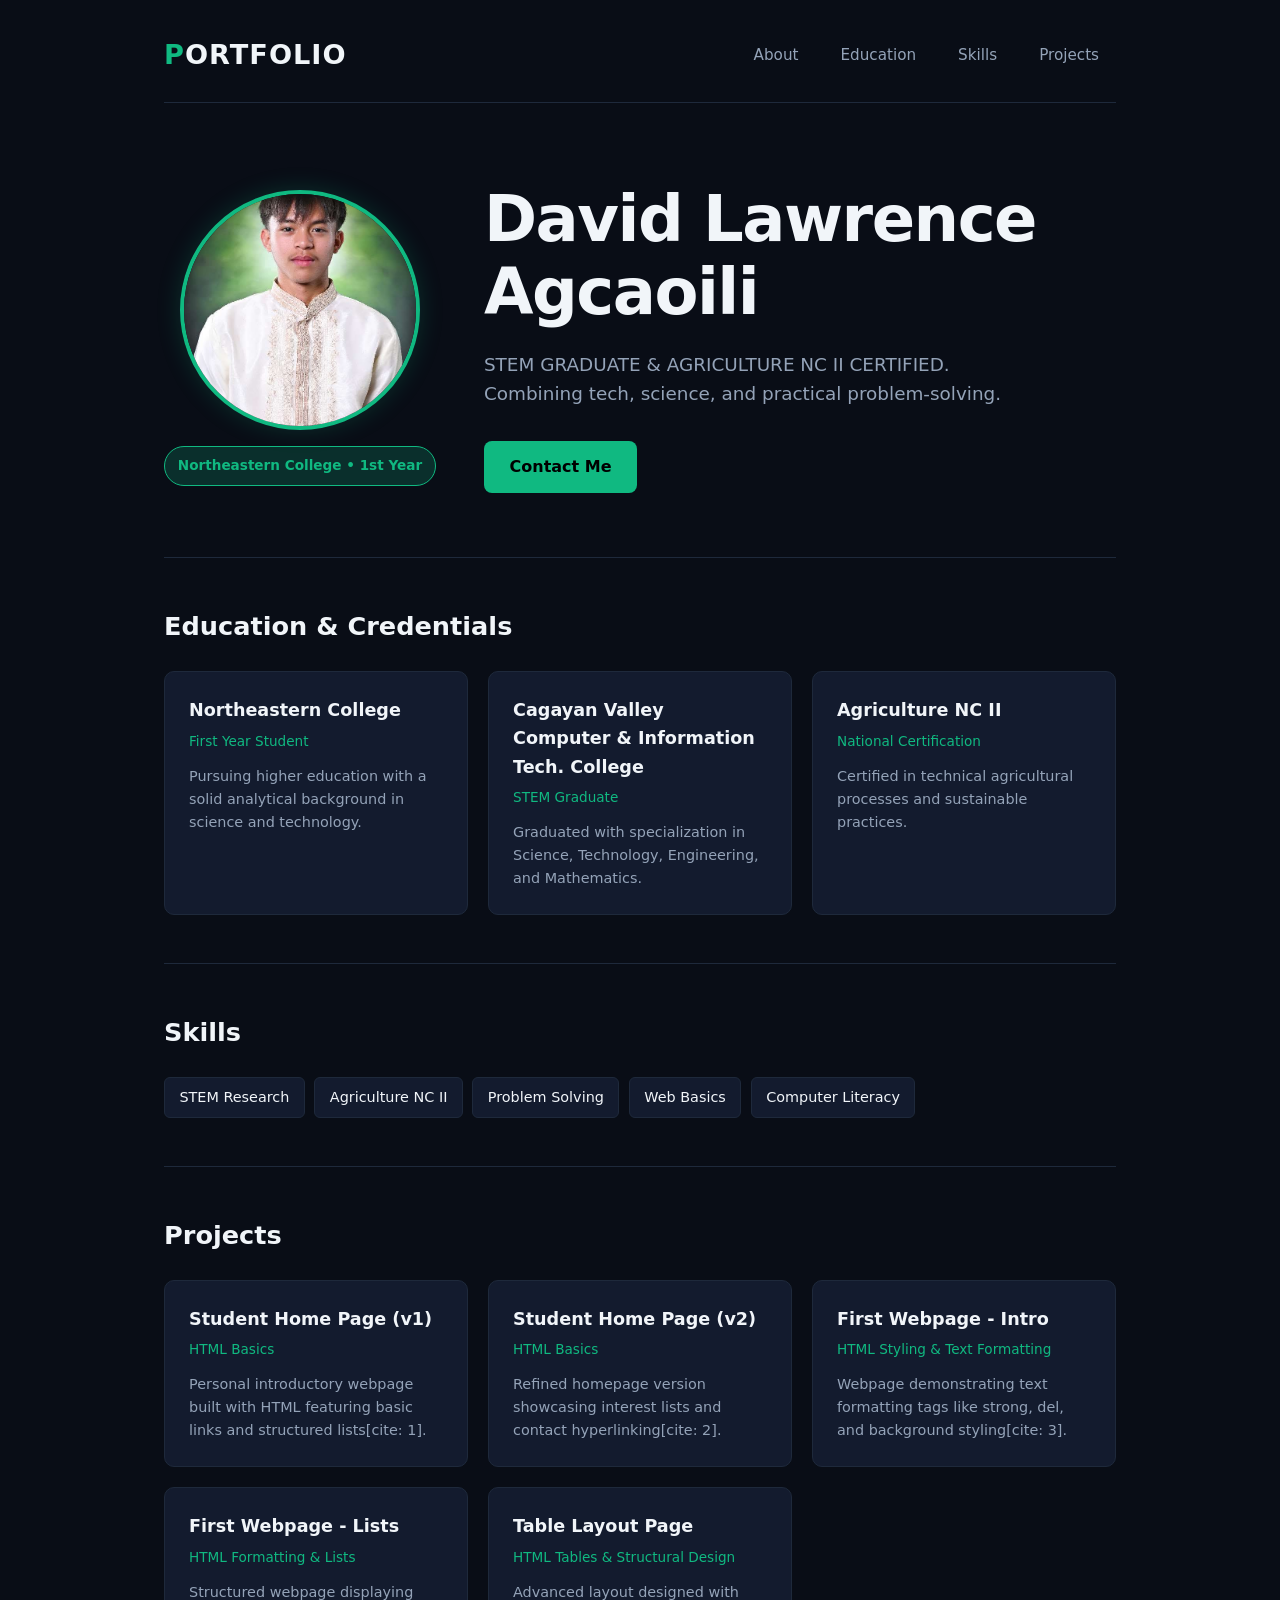
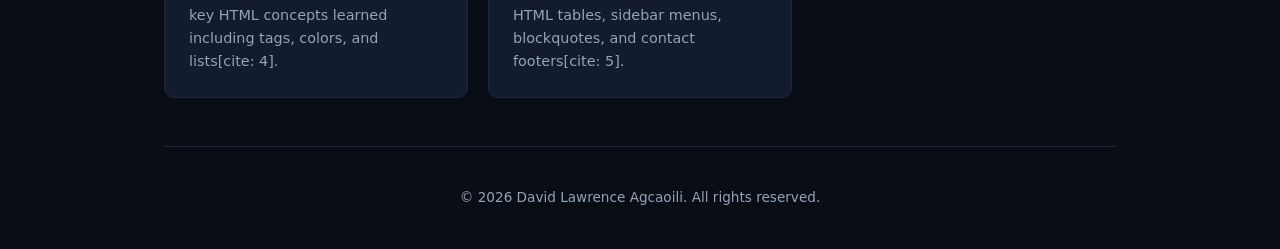
<file: index.html>
<!DOCTYPE html>
<html lang="en">
<head>
    <meta charset="UTF-8">
    <meta name="viewport" content="width=device-width, initial-scale=1.0">
    <meta name="description" content="David Lawrence Agcaoili's personal technology portfolio.">

    <title>David Lawrence Agcaoili | Tech Portfolio</title>

    <link rel="stylesheet" href="style.css">
</head>

<body>
    <div class="container">

        <!-- Header and Navigation -->
        <header>
            <div class="brand">
                <h1>PORTFOLIO</h1>
            </div>

            <nav>
                <a href="#about">About</a>
                <a href="#education">Education</a>
                <a href="#skills">Skills</a>
                <a href="#projects">Projects</a>
            </nav>
        </header>

        <!-- About / Hero Section -->
        <section class="hero" id="about">

            <div class="profile-container">

                <!-- Profile Picture and School Badge -->
                <div class="profile-left">
                    <img
                        class="profile-photo"
                        src="image.jpeg"
                        alt="Photo of David Lawrence Agcaoili"
                    >

                    <span class="badge">
                        Northeastern College • 1st Year
                    </span>
                </div>

                <!-- Name and Introduction -->
                <div class="profile-right">
                    <h2>David Lawrence Agcaoili</h2>

                    <p>
                        STEM GRADUATE &amp; AGRICULTURE NC II CERTIFIED.<br>
                        Combining tech, science, and practical
                        problem-solving.<br>
                    </p>

                    <a
                        href="mailto:davidlawrenceagcaoili072008@gmail.com"
                        class="btn"
                    >
                        Contact Me
                    </a>

                </div>

            </div>
        </section>

        <!-- Education Section -->
        <section id="education">
            <h2>Education &amp; Credentials</h2>

            <div class="card-grid">

                <div class="card">
                    <h3>Northeastern College</h3>
                    <div class="subtitle">First Year Student</div>
                    <p>
                        Pursuing higher education with a solid analytical
                        background in science and technology.
                    </p>
                </div>

                <div class="card">
                    <h3>
                        Cagayan Valley Computer &amp; Information
                        Tech. College
                    </h3>

                    <div class="subtitle">STEM Graduate</div>

                    <p>
                        Graduated with specialization in Science,
                        Technology, Engineering, and Mathematics.
                    </p>
                </div>

                <div class="card">
                    <h3>Agriculture NC II</h3>
                    <div class="subtitle">National Certification</div>

                    <p>
                        Certified in technical agricultural processes
                        and sustainable practices.
                    </p>
                </div>

            </div>
        </section>

        <!-- Skills Section -->
        <section id="skills">
            <h2>Skills</h2>

            <div class="skills-list">
                <span class="skill-tag">STEM Research</span>
                <span class="skill-tag">Agriculture NC II</span>
                <span class="skill-tag">Problem Solving</span>
                <span class="skill-tag">Web Basics</span>
                <span class="skill-tag">Computer Literacy</span>
            </div>
        </section>

        <!-- Projects Section -->
        <section id="projects">
            <h2>Projects</h2>

            <div class="card-grid">

                <a href="Project_1.html" target="_blank" class="card card-link">
                    <h3>Student Home Page (v1)</h3>
                    <div class="subtitle">HTML Basics</div>
                    <p>
                        Personal introductory webpage built with HTML featuring basic links and structured lists[cite: 1].
                    </p>
                </a>

                <a href="Project_2.html" target="_blank" class="card card-link">
                    <h3>Student Home Page (v2)</h3>
                    <div class="subtitle">HTML Basics</div>
                    <p>
                        Refined homepage version showcasing interest lists and contact hyperlinking[cite: 2].
                    </p>
                </a>

                <a href="Project_3.html" target="_blank" class="card card-link">
                    <h3>First Webpage - Intro</h3>
                    <div class="subtitle">HTML Styling &amp; Text Formatting</div>
                    <p>
                        Webpage demonstrating text formatting tags like strong, del, and background styling[cite: 3].
                    </p>
                </a>

                <a href="Project_4.html" target="_blank" class="card card-link">
                    <h3>First Webpage - Lists</h3>
                    <div class="subtitle">HTML Formatting &amp; Lists</div>
                    <p>
                        Structured webpage displaying key HTML concepts learned including tags, colors, and lists[cite: 4].
                    </p>
                </a>

                <a href="Project_5.html" target="_blank" class="card card-link">
                    <h3>Table Layout Page</h3>
                    <div class="subtitle">HTML Tables &amp; Structural Design</div>
                    <p>
                        Advanced layout designed with HTML tables, sidebar menus, blockquotes, and contact footers[cite: 5].
                    </p>
                </a>

            </div>
        </section>

        <!-- Footer -->
        <footer>
            <p>
                &copy; 2026 David Lawrence Agcaoili.
                All rights reserved.
            </p>
        </footer>

    </div>
</body>
</html>
</file>
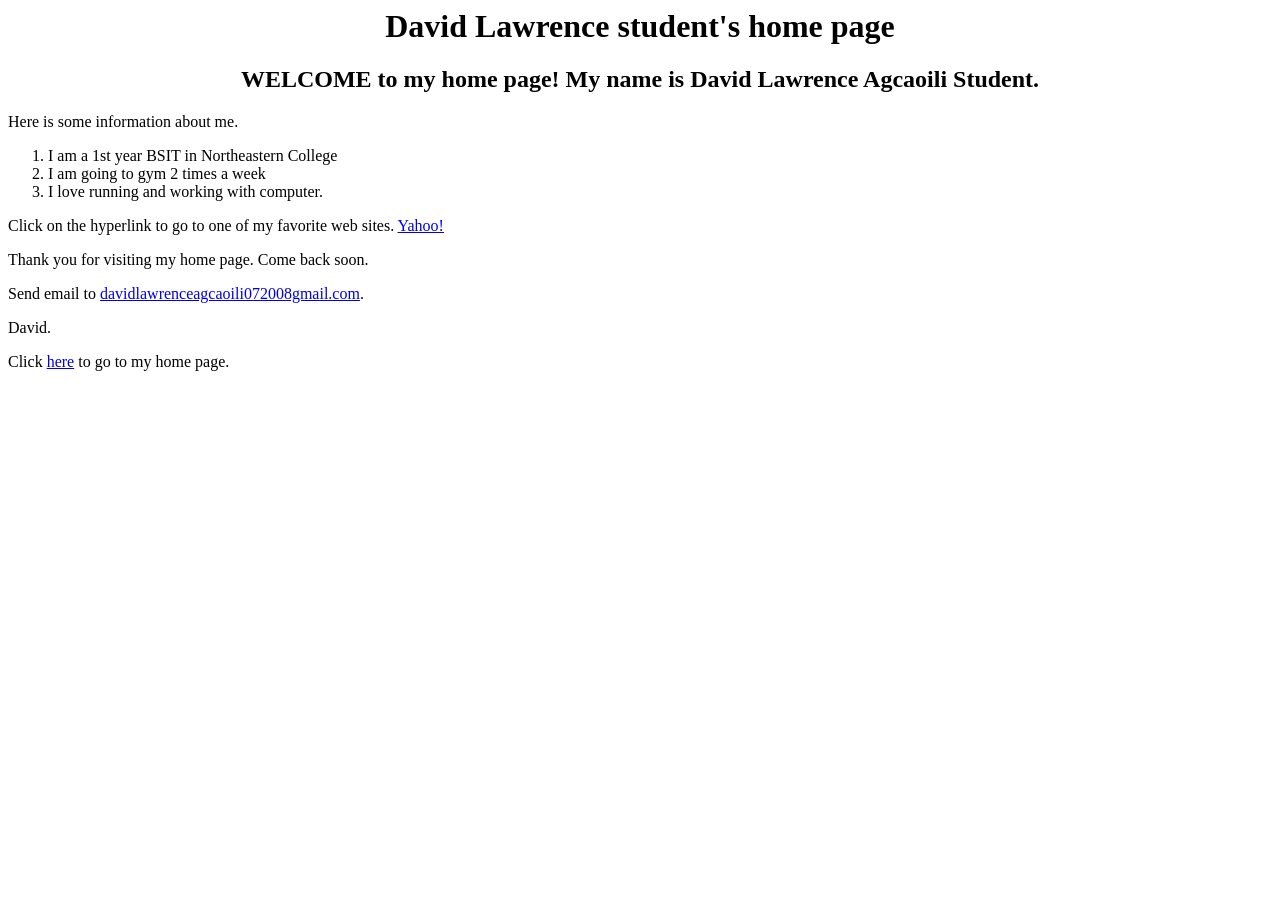
<file: Project_1.html>
<html>
<head>
<title>David Lawrence Agcaoili Student's home page</title>
</head>
<body>
<center><h1><a NAME="top">David Lawrence student's home page</a></h1>

<H2>WELCOME to my home page! My name is David Lawrence Agcaoili Student. </h2></center>

<p>Here is some information about me. </p>
<ol>
<li>I am a 1st year BSIT in Northeastern College
<li>I am going to gym 2 times a week
<li>I love running and working with computer.
</ol>

<p>Click on the hyperlink to go to one of my favorite web sites.
<a HREF="HTTP://www.yahoo.com">Yahoo!</a></p>

<p>Thank you for visiting my home page. Come back soon.</P>

<p>Send email to <a HREF=MAILTO:SamStudent@hotmail.com">davidlawrenceagcaoili072008gmail.com</a>.</P>

<p>David.</p>

<p>Click <A HREF="#top">here</A> to go to my home page.</p>
</body>
</html>
</file>
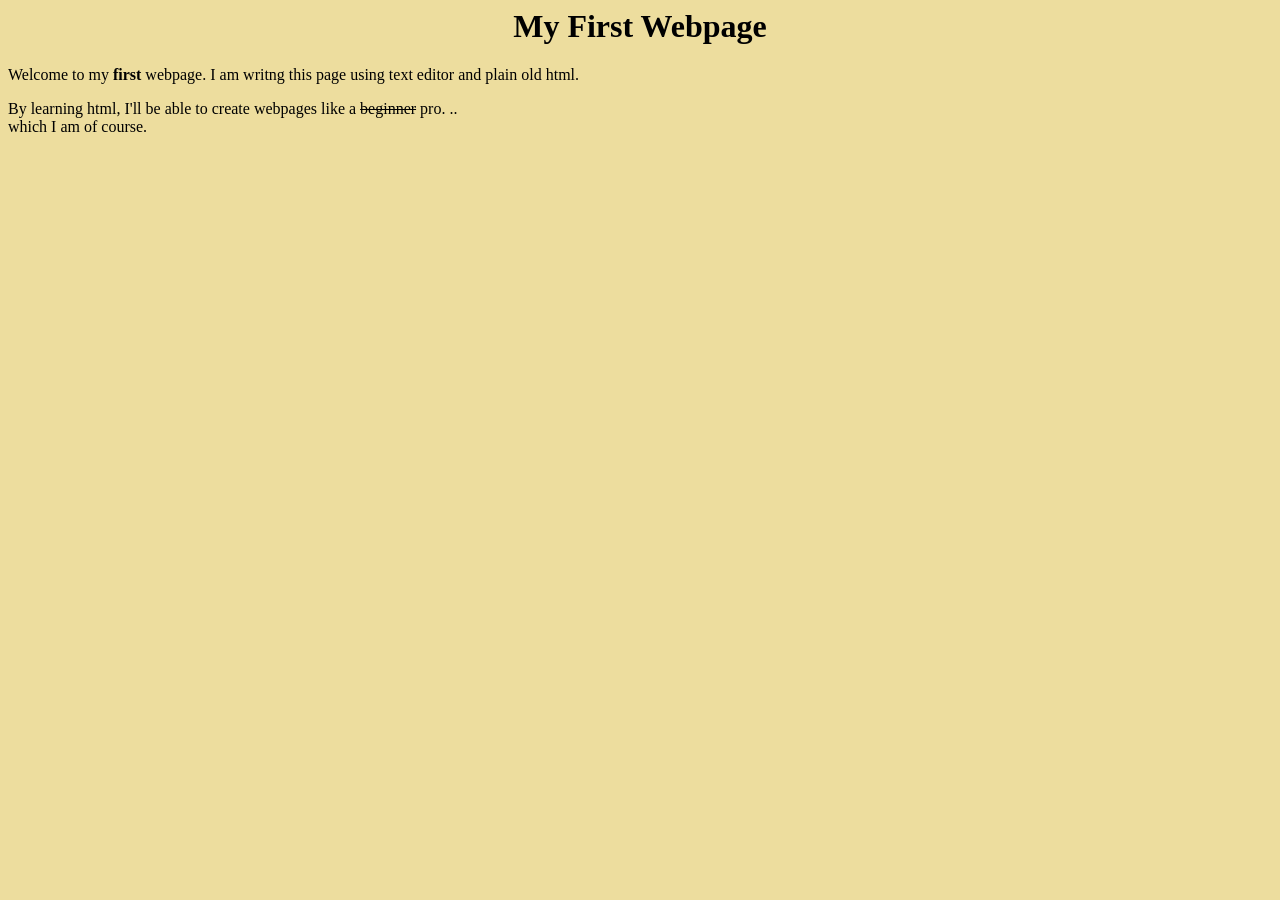
<file: Project_3.html>
<html>
<head>
<title> DAVID LAWRENCE S AGCAOILI</title>
</head>
<body bgcolor="#EDDD9E">
<h1 align="center">My First Webpage</h1>
<p>Welcome to my <strong>first</strong> webpage. I am writng this page using text
editor and plain old html.</p>
<p>By learning html, I'll be able to create webpages like a <del>beginner</del>
pro. ..<br>
which I am of course.</p>
</body>
</html>
</file>
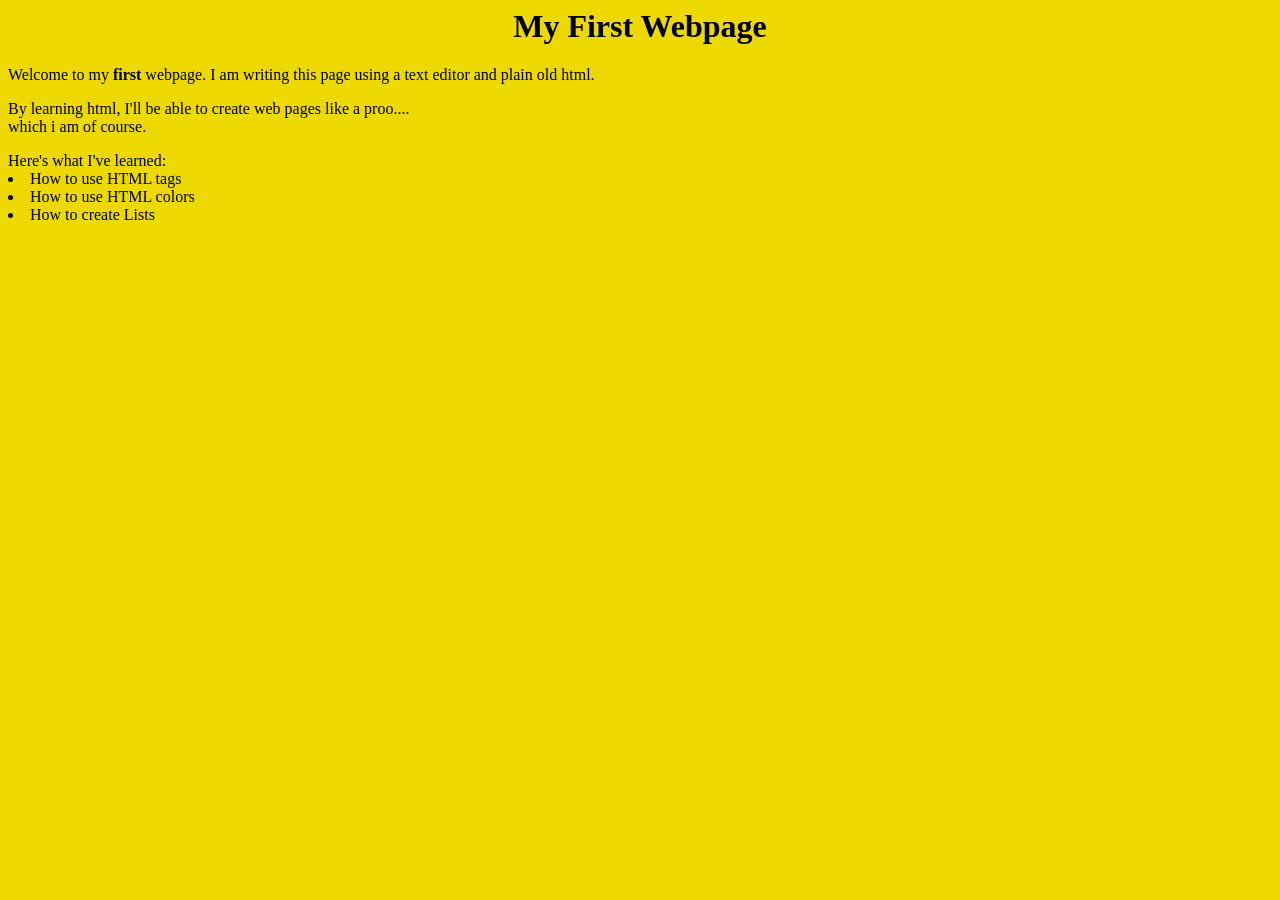
<file: Project_4.html>
<html>
<head>
<title>DAVID LAWRENCE AGCAOILI</title>
</head>
<body bgcolor=#EDDD9E">
<h1 align="center">My First Webpage</h1
<p>Welcome to my <strong>first</strong> webpage. I am writing this page using a text
editor and plain old html.</p>
<p>By learning html, I'll be able to create web pages like a proo....<br>
which i am of course.</p>
Here's what I've learned:
<u1>
<li>How to use HTML tags</li>
<li>How to use HTML colors</li>
<li>How to create Lists</li>
</u1>
</body>
</html>
</file>
<file: style.css>
/* Color Variables */
:root {
    --bg: #090d16;
    --card-bg: #131b2e;
    --text-main: #f1f5f9;
    --text-muted: #94a3b8;
    --accent: #10b981;
    --accent-glow: rgba(16, 185, 129, 0.2);
    --border: #1e293b;
    --font: system-ui, -apple-system, sans-serif;
}

/* Global Reset */
* {
    box-sizing: border-box;
    margin: 0;
    padding: 0;
    scroll-behavior: smooth;
}

/* Body */
body {
    background-color: var(--bg);
    color: var(--text-main);
    font-family: var(--font);
    line-height: 1.6;
}

/* Main Container */
.container {
    max-width: 1000px;
    margin: 0 auto;
    padding: 0 1.5rem;
}

/* Header */
header {
    padding: 2rem 0 1.5rem;
    display: flex;
    justify-content: space-between;
    align-items: center;
    flex-wrap: wrap;
    gap: 1rem;
    border-bottom: 1px solid var(--border);
}

/* Portfolio Brand */
.brand h1 {
    font-size: 1.7rem;
    font-weight: 800;
    letter-spacing: 1px;
}

.brand h1::first-letter {
    color: var(--accent);
}

/* Navigation */
nav {
    display: flex;
    flex-wrap: wrap;
    gap: 0.5rem;
}

/* Navigation Links */
nav a {
    color: var(--text-muted);
    text-decoration: none;
    font-size: 0.95rem;
    font-weight: 500;

    /* Box Effect */
    padding: 0.6rem 1rem;
    border: 1px solid transparent;
    border-radius: 8px;

    /* Smooth Animation */
    transition: all 0.3s ease;
}

/* Navigation Hover Effect */
nav a:hover {
    color: var(--accent);
    background-color: var(--accent-glow);
    border-color: var(--accent);
    box-shadow: 0 0 12px var(--accent-glow);
    transform: translateY(-2px);
}

/* Keyboard Focus Effect */
nav a:focus-visible {
    outline: 2px solid var(--accent);
    outline-offset: 3px;
}

/* Click Effect */
nav a:active {
    background-color: var(--accent);
    color: var(--bg);
    transform: scale(0.96);
}

/* Hero Section */
.hero {
    padding: 5rem 0 4rem;
}

/* Profile Layout */
.profile-container {
    display: flex;
    align-items: center;
    gap: 3rem;
}

/* Left Side: Picture and Badge */
.profile-left {
    display: flex;
    flex-direction: column;
    align-items: center;
    flex-shrink: 0;
}

/* Profile Picture */
.profile-photo {
    width: 240px;
    height: 240px;
    object-fit: cover;
    object-position: center;
    border-radius: 50%;
    border: 4px solid var(--accent);
    display: block;
    margin-bottom: 1rem;
    box-shadow: 0 0 25px var(--accent-glow);
}

/* School Badge */
.badge {
    display: inline-block;
    background: var(--accent-glow);
    color: var(--accent);
    border: 1px solid var(--accent);
    padding: 0.5rem 0.8rem;
    border-radius: 20px;
    font-size: 0.85rem;
    font-weight: 600;
    text-align: center;
    white-space: nowrap;
}

/* Right Side: Name and Introduction */
.profile-right {
    flex: 1;
    min-width: 0;
}

/* Large Name */
.profile-right h2 {
    font-size: clamp(2.5rem, 5vw, 4rem);
    font-weight: 800;
    line-height: 1.15;
    letter-spacing: -1.5px;
    margin-bottom: 1.25rem;
    overflow-wrap: break-word;
}

/* Introduction */
.profile-right p {
    color: var(--text-muted);
    font-size: 1.15rem;
    max-width: 600px;
    margin-bottom: 2rem;
}

/* Contact Button */
.btn {
    display: inline-block;
    background: var(--accent);
    color: #000;
    font-weight: 700;
    padding: 0.85rem 1.6rem;
    border-radius: 8px;
    text-decoration: none;
    transition: transform 0.2s, box-shadow 0.2s;
}

.btn:hover {
    transform: translateY(-3px);
    box-shadow: 0 4px 15px var(--accent-glow);
}

/* General Sections */
section:not(.hero) {
    padding: 3rem 0;
    border-top: 1px solid var(--border);
}

/* Section Headings */
section:not(.hero) > h2 {
    font-size: 1.6rem;
    margin-bottom: 1.5rem;
    color: var(--text-main);
}

/* Cards Grid */
.card-grid {
    display: grid;
    grid-template-columns: repeat(auto-fit, minmax(250px, 1fr));
    gap: 1.25rem;
}

/* Individual Cards */
.card {
    background: var(--card-bg);
    border: 1px solid var(--border);
    padding: 1.5rem;
    border-radius: 10px;
    transition: border-color 0.2s, transform 0.2s;
}

.card:hover {
    border-color: var(--accent);
    transform: translateY(-3px);
}

.card h3 {
    font-size: 1.1rem;
    margin-bottom: 0.4rem;
}

/* Card Subtitle */
.card .subtitle {
    font-size: 0.85rem;
    color: var(--accent);
    margin-bottom: 0.75rem;
}

/* Card Paragraph */
.card p {
    font-size: 0.9rem;
    color: var(--text-muted);
}

/* Clickable Project Card Links */
a.card-link {
    text-decoration: none;
    color: inherit;
    display: block;
    cursor: pointer;
}

/* Skills List */
.skills-list {
    display: flex;
    flex-wrap: wrap;
    gap: 0.6rem;
}

/* Individual Skill Tags */
.skill-tag {
    background: var(--card-bg);
    border: 1px solid var(--border);
    padding: 0.5rem 0.9rem;
    border-radius: 6px;
    font-size: 0.9rem;
    color: var(--text-main);
    transition: border-color 0.2s;
}

.skill-tag:hover {
    border-color: var(--accent);
}

/* Footer */
footer {
    padding: 2.5rem 0;
    text-align: center;
    color: var(--text-muted);
    font-size: 0.85rem;
    border-top: 1px solid var(--border);
}

/* Tablet and Mobile Layout */
@media (max-width: 700px) {
    header {
        flex-direction: column;
        align-items: flex-start;
    }

    .profile-container {
        flex-direction: column;
        align-items: center;
        text-align: center;
        gap: 2rem;
    }

    .profile-photo {
        width: 200px;
        height: 200px;
    }

    .profile-right h2 {
        font-size: 2.5rem;
        letter-spacing: -0.8px;
    }

    .profile-right p {
        font-size: 1rem;
    }

    .card-grid {
        grid-template-columns: 1fr;
    }
}

/* Small Mobile Screens */
@media (max-width: 400px) {
    .container {
        padding: 0 1rem;
    }

    .profile-photo {
        width: 170px;
        height: 170px;
    }

    .profile-right h2 {
        font-size: 2rem;
    }

    .badge {
        font-size: 0.75rem;
        white-space: normal;
    }

    nav {
        gap: 0.3rem;
    }

    nav a {
        font-size: 0.85rem;
        padding: 0.5rem 0.65rem;
    }
}
</file>
